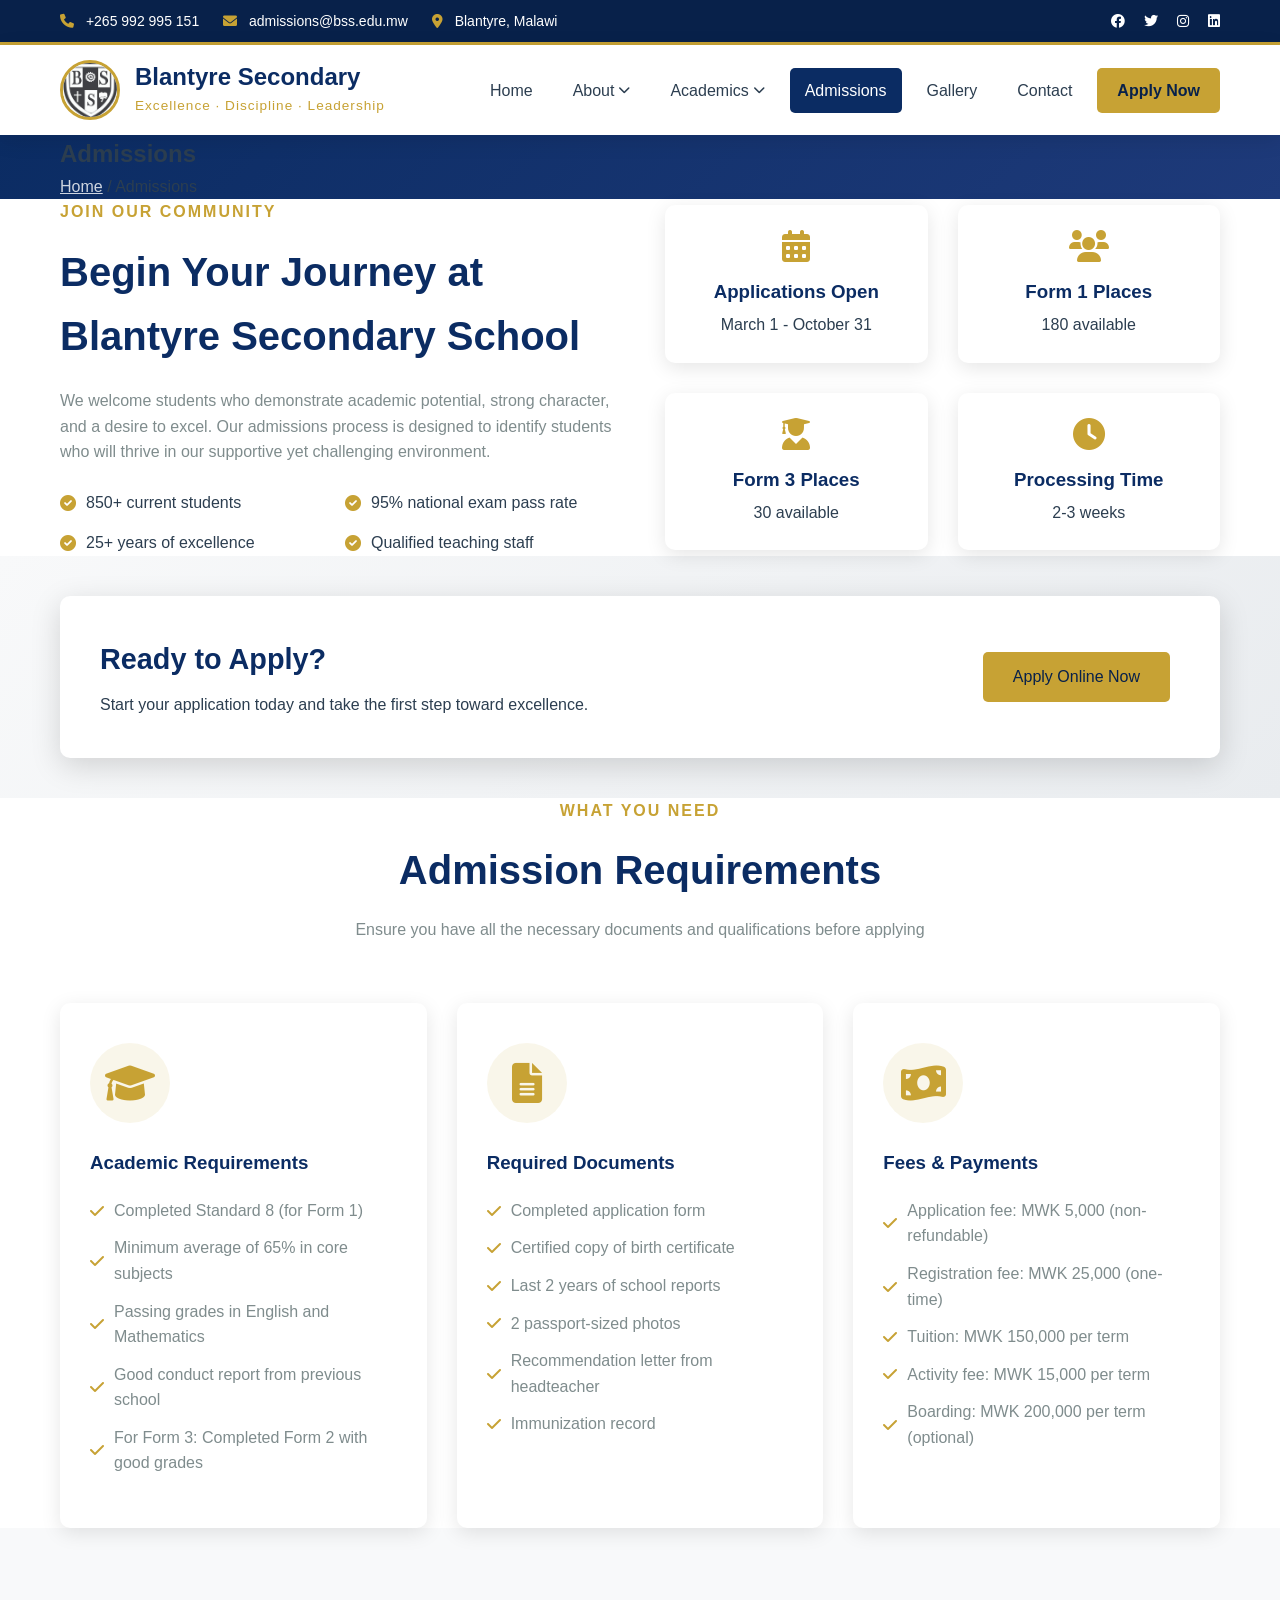
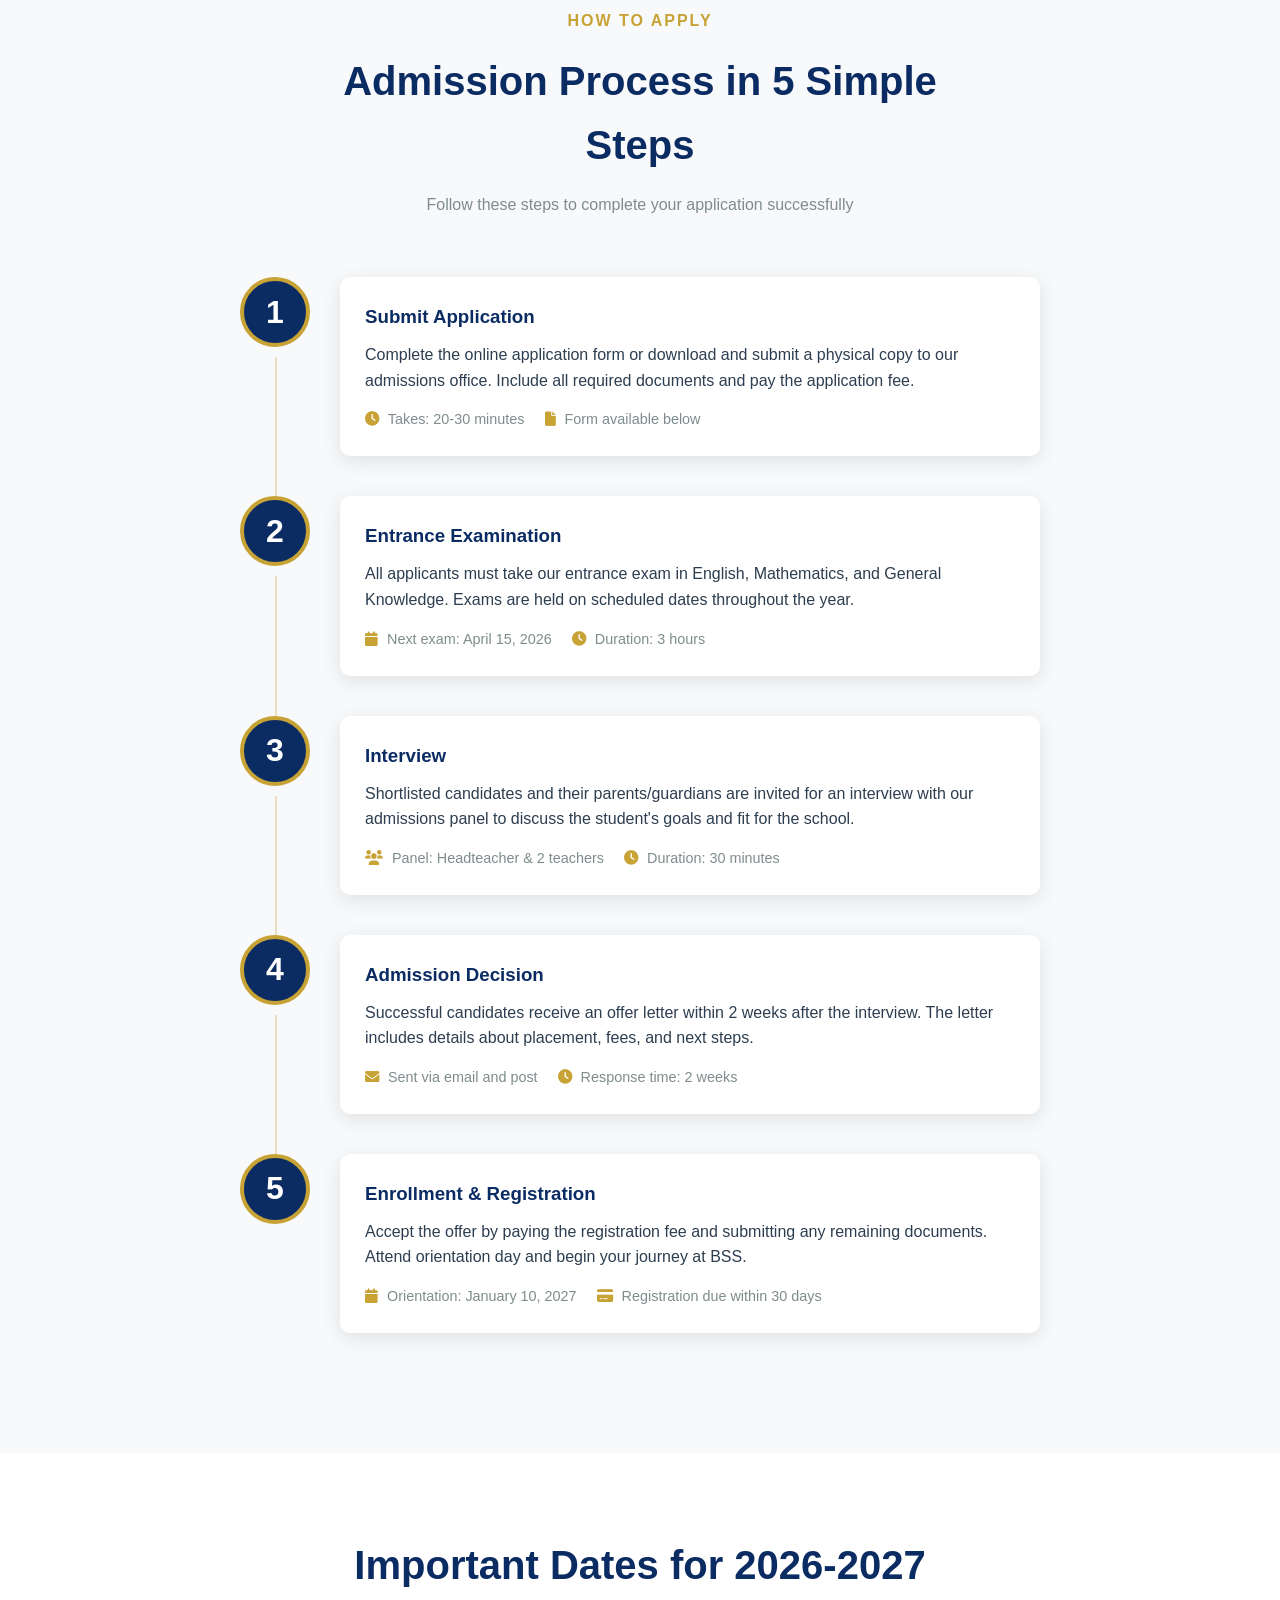
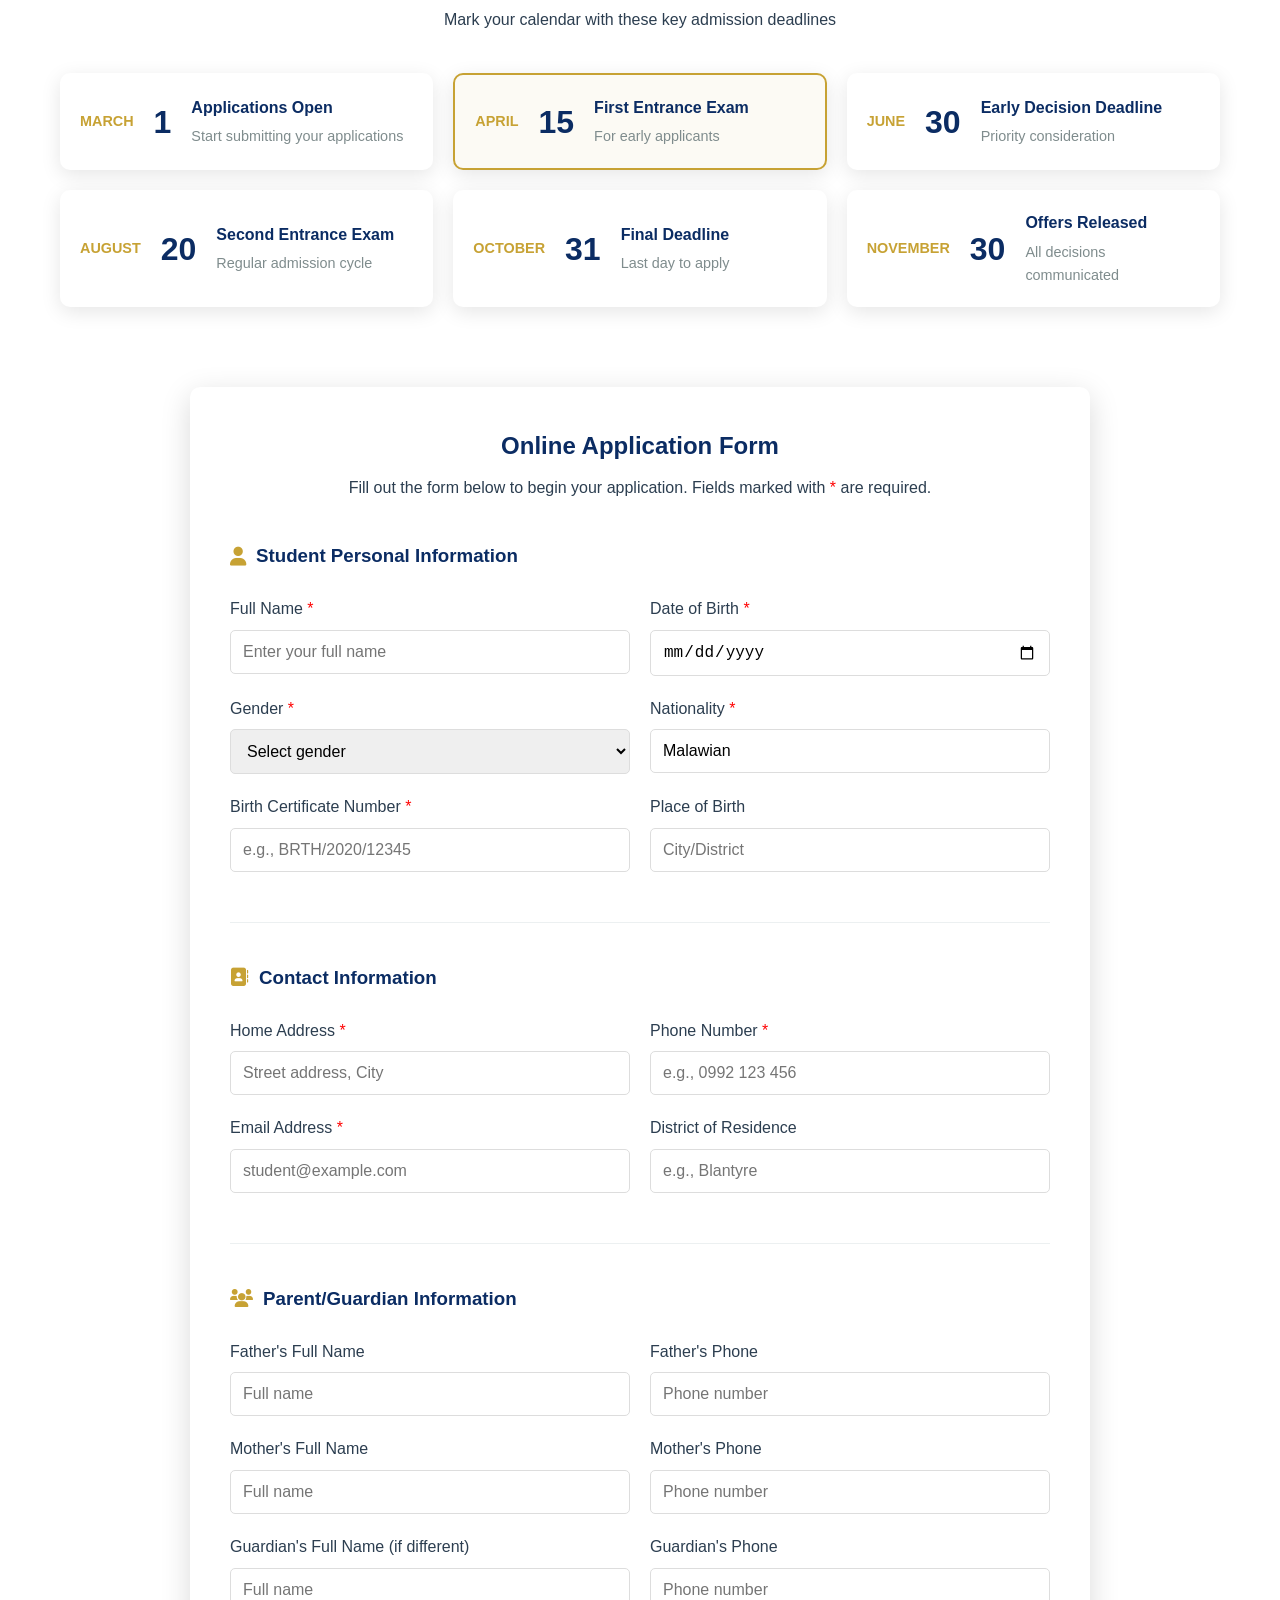
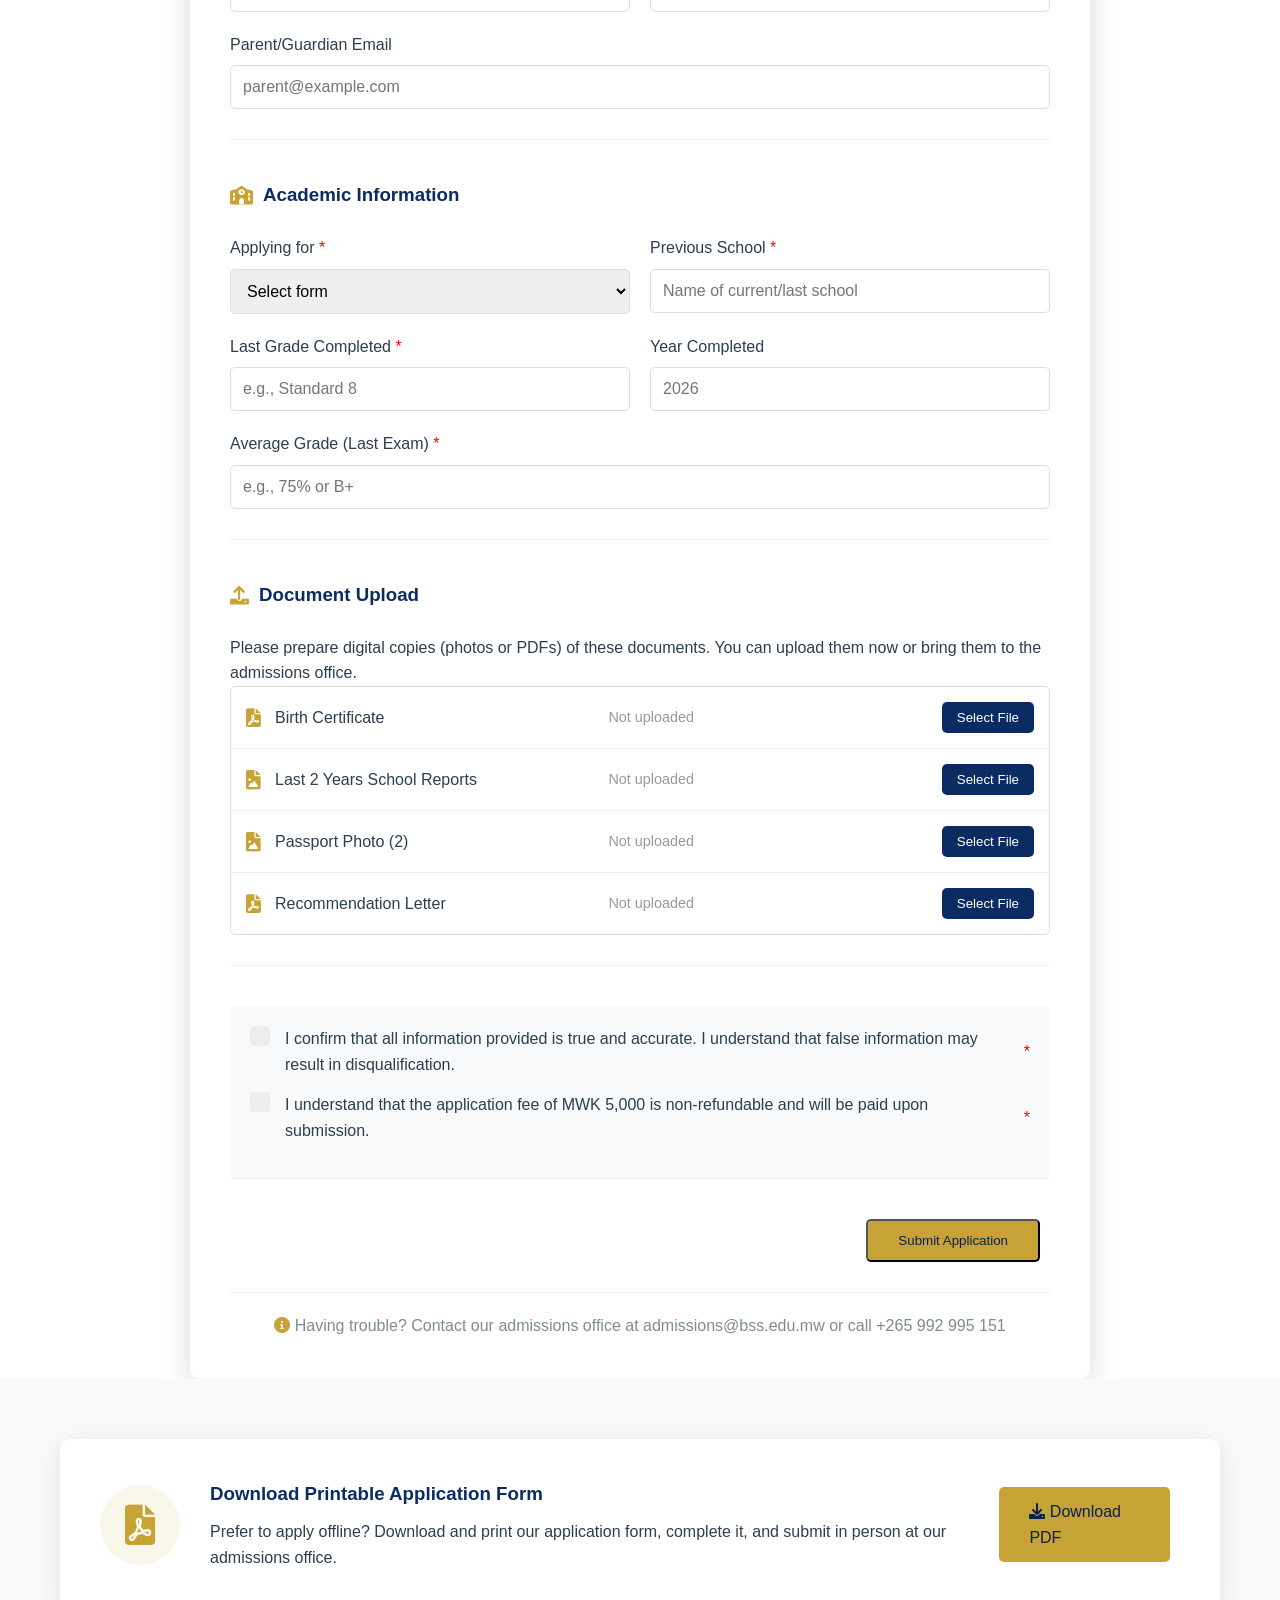
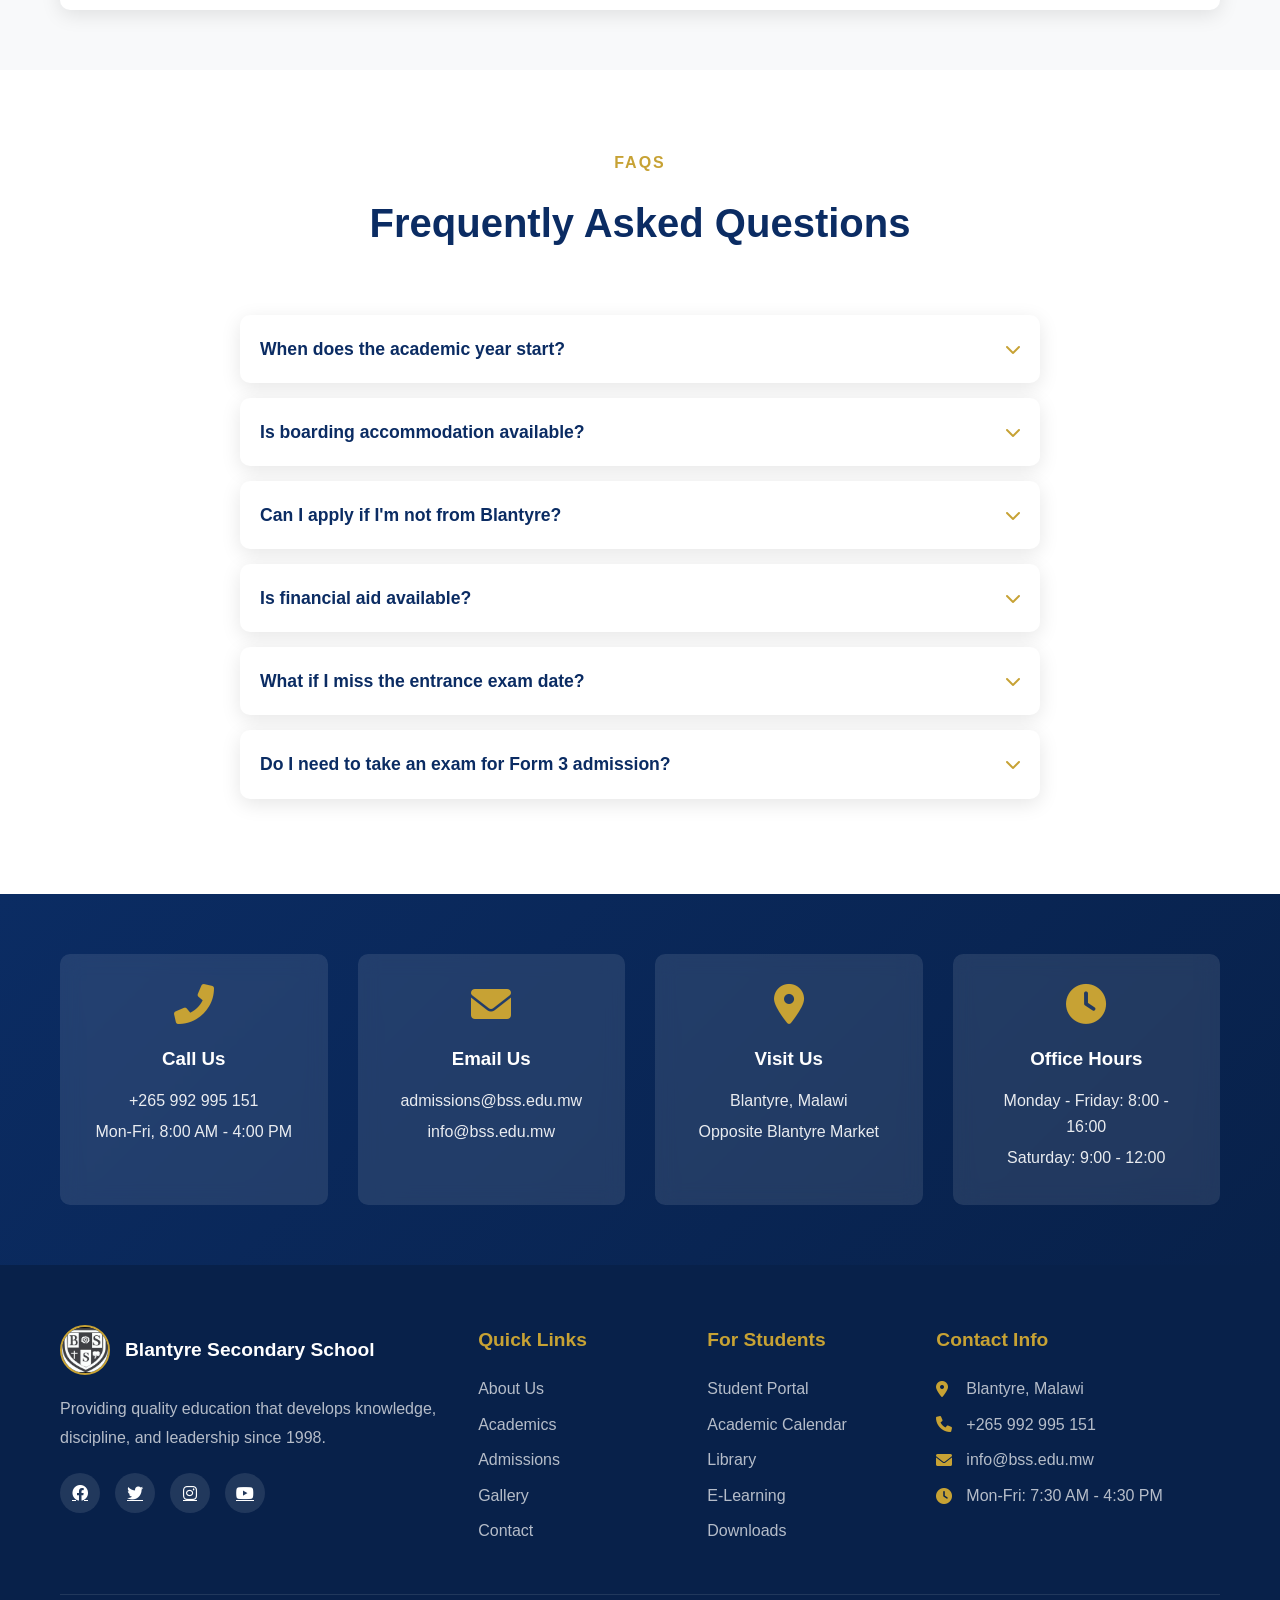
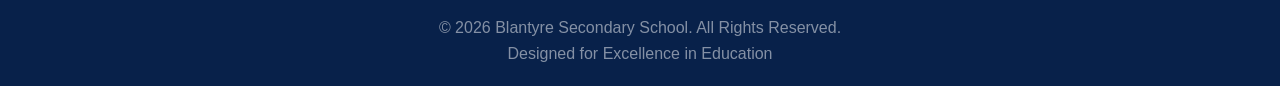
<file: admissions.html>
<!DOCTYPE html>
<html lang="en">
<head>
    <meta charset="UTF-8">
    <meta name="viewport" content="width=device-width, initial-scale=1.0">
    <title>Admissions - Blantyre Secondary School</title>
    <link rel="stylesheet" href="style.css">
    <link rel="stylesheet" href="https://cdnjs.cloudflare.com/ajax/libs/font-awesome/6.0.0/css/all.min.css">
</head>
<body>
    <!-- Top Bar with Contact Info -->
    <div class="top-bar">
        <div class="container">
            <div class="contact-info">
                <span><i class="fas fa-phone"></i> +265 992 995 151</span>
                <span><i class="fas fa-envelope"></i> admissions@bss.edu.mw</span>
                <span><i class="fas fa-map-marker-alt"></i> Blantyre, Malawi</span>
            </div>
            <div class="social-links">
                <a href="#"><i class="fab fa-facebook"></i></a>
                <a href="#"><i class="fab fa-twitter"></i></a>
                <a href="#"><i class="fab fa-instagram"></i></a>
                <a href="#"><i class="fab fa-linkedin"></i></a>
            </div>
        </div>
    </div>

    <!-- Main Header with Navigation -->
    <header>
        <div class="container">
            <div class="logo">
                <img src="bss.jpeg" alt="Blantyre Secondary School Logo">
                <div class="logo-text">
                    <h1>Blantyre Secondary</h1>
                    <span>Excellence · Discipline · Leadership</span>
                </div>
            </div>
            <nav>
                <div class="menu-toggle" id="menuToggle">
                    <i class="fas fa-bars"></i>
                </div>
                <ul class="nav-menu" id="navMenu">
                    <li><a href="index.html">Home</a></li>
                    <li class="dropdown">
                        <a href="#">About <i class="fas fa-chevron-down"></i></a>
                        <ul class="dropdown-menu">
                            <li><a href="about.html">Our Story</a></li>
                            <li><a href="about.html#vision">Vision & Mission</a></li>
                            <li><a href="about.html#values">Core Values</a></li>
                            <li><a href="about.html#leadership">Leadership</a></li>
                        </ul>
                    </li>
                    <li class="dropdown">
                        <a href="#">Academics <i class="fas fa-chevron-down"></i></a>
                        <ul class="dropdown-menu">
                            <li><a href="academics.html">Departments</a></li>
                            <li><a href="academics.html#programs">Programs</a></li>
                            <li><a href="academics.html#curriculum">Curriculum</a></li>
                        </ul>
                    </li>
                    <li><a href="admissions.html" class="active">Admissions</a></li>
                    <li><a href="gallery.html">Gallery</a></li>
                    <li><a href="contact.html">Contact</a></li>
                    <li class="apply-btn"><a href="#apply-now">Apply Now</a></li>
                </ul>
            </nav>
        </div>
    </header>

    <!-- Page Header -->
    <section class="page-header" style="background: linear-gradient(135deg, #0b2c63 0%, #1e3a7a 100%);">
        <div class="container">
            <h1>Admissions</h1>
            <p><a href="index.html" style="color: white; opacity: 0.8;">Home</a> / Admissions</p>
        </div>
    </section>

    <!-- Welcome Message -->
    <section class="admissions-welcome">
        <div class="container">
            <div class="welcome-grid">
                <div class="welcome-content">
                    <span class="section-tag">Join Our Community</span>
                    <h2>Begin Your Journey at Blantyre Secondary School</h2>
                    <p>We welcome students who demonstrate academic potential, strong character, and a desire to excel. Our admissions process is designed to identify students who will thrive in our supportive yet challenging environment.</p>
                    <div class="welcome-highlights">
                        <div class="highlight">
                            <i class="fas fa-check-circle"></i>
                            <span>850+ current students</span>
                        </div>
                        <div class="highlight">
                            <i class="fas fa-check-circle"></i>
                            <span>95% national exam pass rate</span>
                        </div>
                        <div class="highlight">
                            <i class="fas fa-check-circle"></i>
                            <span>25+ years of excellence</span>
                        </div>
                        <div class="highlight">
                            <i class="fas fa-check-circle"></i>
                            <span>Qualified teaching staff</span>
                        </div>
                    </div>
                </div>
                <div class="welcome-stats">
                    <div class="stat-card">
                        <i class="fas fa-calendar-alt"></i>
                        <h3>Applications Open</h3>
                        <p>March 1 - October 31</p>
                    </div>
                    <div class="stat-card">
                        <i class="fas fa-users"></i>
                        <h3>Form 1 Places</h3>
                        <p>180 available</p>
                    </div>
                    <div class="stat-card">
                        <i class="fas fa-user-graduate"></i>
                        <h3>Form 3 Places</h3>
                        <p>30 available</p>
                    </div>
                    <div class="stat-card">
                        <i class="fas fa-clock"></i>
                        <h3>Processing Time</h3>
                        <p>2-3 weeks</p>
                    </div>
                </div>
            </div>
        </div>
    </section>

    <!-- Quick Apply Banner -->
    <section class="quick-apply" id="apply-now">
        <div class="container">
            <div class="quick-apply-box">
                <div class="quick-apply-content">
                    <h3>Ready to Apply?</h3>
                    <p>Start your application today and take the first step toward excellence.</p>
                </div>
                <a href="#application-form" class="btn btn-primary">Apply Online Now</a>
            </div>
        </div>
    </section>

    <!-- Admission Requirements -->
    <section class="requirements">
        <div class="container">
            <div class="section-header">
                <span class="section-tag">What You Need</span>
                <h2>Admission Requirements</h2>
                <p>Ensure you have all the necessary documents and qualifications before applying</p>
            </div>
            <div class="requirements-grid">
                <div class="requirement-card">
                    <div class="req-icon">
                        <i class="fas fa-graduation-cap"></i>
                    </div>
                    <h3>Academic Requirements</h3>
                    <ul>
                        <li><i class="fas fa-check"></i> Completed Standard 8 (for Form 1)</li>
                        <li><i class="fas fa-check"></i> Minimum average of 65% in core subjects</li>
                        <li><i class="fas fa-check"></i> Passing grades in English and Mathematics</li>
                        <li><i class="fas fa-check"></i> Good conduct report from previous school</li>
                        <li><i class="fas fa-check"></i> For Form 3: Completed Form 2 with good grades</li>
                    </ul>
                </div>
                <div class="requirement-card">
                    <div class="req-icon">
                        <i class="fas fa-file-alt"></i>
                    </div>
                    <h3>Required Documents</h3>
                    <ul>
                        <li><i class="fas fa-check"></i> Completed application form</li>
                        <li><i class="fas fa-check"></i> Certified copy of birth certificate</li>
                        <li><i class="fas fa-check"></i> Last 2 years of school reports</li>
                        <li><i class="fas fa-check"></i> 2 passport-sized photos</li>
                        <li><i class="fas fa-check"></i> Recommendation letter from headteacher</li>
                        <li><i class="fas fa-check"></i> Immunization record</li>
                    </ul>
                </div>
                <div class="requirement-card">
                    <div class="req-icon">
                        <i class="fas fa-money-bill-wave"></i>
                    </div>
                    <h3>Fees & Payments</h3>
                    <ul>
                        <li><i class="fas fa-check"></i> Application fee: MWK 5,000 (non-refundable)</li>
                        <li><i class="fas fa-check"></i> Registration fee: MWK 25,000 (one-time)</li>
                        <li><i class="fas fa-check"></i> Tuition: MWK 150,000 per term</li>
                        <li><i class="fas fa-check"></i> Activity fee: MWK 15,000 per term</li>
                        <li><i class="fas fa-check"></i> Boarding: MWK 200,000 per term (optional)</li>
                    </ul>
                </div>
            </div>
        </div>
    </section>

    <!-- Step-by-Step Process -->
    <section class="admission-process">
        <div class="container">
            <div class="section-header">
                <span class="section-tag">How to Apply</span>
                <h2>Admission Process in 5 Simple Steps</h2>
                <p>Follow these steps to complete your application successfully</p>
            </div>
            <div class="process-timeline">
                <div class="process-step">
                    <div class="step-number">1</div>
                    <div class="step-content">
                        <h3>Submit Application</h3>
                        <p>Complete the online application form or download and submit a physical copy to our admissions office. Include all required documents and pay the application fee.</p>
                        <div class="step-details">
                            <span><i class="fas fa-clock"></i> Takes: 20-30 minutes</span>
                            <span><i class="fas fa-file"></i> Form available below</span>
                        </div>
                    </div>
                </div>
                <div class="process-step">
                    <div class="step-number">2</div>
                    <div class="step-content">
                        <h3>Entrance Examination</h3>
                        <p>All applicants must take our entrance exam in English, Mathematics, and General Knowledge. Exams are held on scheduled dates throughout the year.</p>
                        <div class="step-details">
                            <span><i class="fas fa-calendar"></i> Next exam: April 15, 2026</span>
                            <span><i class="fas fa-clock"></i> Duration: 3 hours</span>
                        </div>
                    </div>
                </div>
                <div class="process-step">
                    <div class="step-number">3</div>
                    <div class="step-content">
                        <h3>Interview</h3>
                        <p>Shortlisted candidates and their parents/guardians are invited for an interview with our admissions panel to discuss the student's goals and fit for the school.</p>
                        <div class="step-details">
                            <span><i class="fas fa-users"></i> Panel: Headteacher & 2 teachers</span>
                            <span><i class="fas fa-clock"></i> Duration: 30 minutes</span>
                        </div>
                    </div>
                </div>
                <div class="process-step">
                    <div class="step-number">4</div>
                    <div class="step-content">
                        <h3>Admission Decision</h3>
                        <p>Successful candidates receive an offer letter within 2 weeks after the interview. The letter includes details about placement, fees, and next steps.</p>
                        <div class="step-details">
                            <span><i class="fas fa-envelope"></i> Sent via email and post</span>
                            <span><i class="fas fa-clock"></i> Response time: 2 weeks</span>
                        </div>
                    </div>
                </div>
                <div class="process-step">
                    <div class="step-number">5</div>
                    <div class="step-content">
                        <h3>Enrollment & Registration</h3>
                        <p>Accept the offer by paying the registration fee and submitting any remaining documents. Attend orientation day and begin your journey at BSS.</p>
                        <div class="step-details">
                            <span><i class="fas fa-calendar"></i> Orientation: January 10, 2027</span>
                            <span><i class="fas fa-credit-card"></i> Registration due within 30 days</span>
                        </div>
                    </div>
                </div>
            </div>
        </div>
    </section>

    <!-- Important Dates -->
    <section class="important-dates">
        <div class="container">
            <div class="dates-header">
                <h2>Important Dates for 2026-2027</h2>
                <p>Mark your calendar with these key admission deadlines</p>
            </div>
            <div class="dates-grid">
                <div class="date-card">
                    <div class="date-month">March</div>
                    <div class="date-day">1</div>
                    <div class="date-info">
                        <h4>Applications Open</h4>
                        <p>Start submitting your applications</p>
                    </div>
                </div>
                <div class="date-card highlight">
                    <div class="date-month">April</div>
                    <div class="date-day">15</div>
                    <div class="date-info">
                        <h4>First Entrance Exam</h4>
                        <p>For early applicants</p>
                    </div>
                </div>
                <div class="date-card">
                    <div class="date-month">June</div>
                    <div class="date-day">30</div>
                    <div class="date-info">
                        <h4>Early Decision Deadline</h4>
                        <p>Priority consideration</p>
                    </div>
                </div>
                <div class="date-card">
                    <div class="date-month">August</div>
                    <div class="date-day">20</div>
                    <div class="date-info">
                        <h4>Second Entrance Exam</h4>
                        <p>Regular admission cycle</p>
                    </div>
                </div>
                <div class="date-card">
                    <div class="date-month">October</div>
                    <div class="date-day">31</div>
                    <div class="date-info">
                        <h4>Final Deadline</h4>
                        <p>Last day to apply</p>
                    </div>
                </div>
                <div class="date-card">
                    <div class="date-month">November</div>
                    <div class="date-day">30</div>
                    <div class="date-info">
                        <h4>Offers Released</h4>
                        <p>All decisions communicated</p>
                    </div>
                </div>
            </div>
        </div>
    </section>

    <!-- Application Form Section -->
    <section class="application-form" id="application-form">
        <div class="container">
            <div class="form-container">
                <div class="form-header">
                    <h2>Online Application Form</h2>
                    <p>Fill out the form below to begin your application. Fields marked with <span class="required-star">*</span> are required.</p>
                </div>
                <form id="admissionForm" onsubmit="return submitApplication(event)">
                    <!-- Personal Information -->
                    <div class="form-section">
                        <h3><i class="fas fa-user"></i> Student Personal Information</h3>
                        <div class="form-row">
                            <div class="form-group">
                                <label>Full Name <span class="required-star">*</span></label>
                                <input type="text" id="fullName" placeholder="Enter your full name" required>
                            </div>
                            <div class="form-group">
                                <label>Date of Birth <span class="required-star">*</span></label>
                                <input type="date" id="dob" required>
                            </div>
                        </div>
                        <div class="form-row">
                            <div class="form-group">
                                <label>Gender <span class="required-star">*</span></label>
                                <select id="gender" required>
                                    <option value="">Select gender</option>
                                    <option value="male">Male</option>
                                    <option value="female">Female</option>
                                </select>
                            </div>
                            <div class="form-group">
                                <label>Nationality <span class="required-star">*</span></label>
                                <input type="text" id="nationality" value="Malawian" required>
                            </div>
                        </div>
                        <div class="form-row">
                            <div class="form-group">
                                <label>Birth Certificate Number <span class="required-star">*</span></label>
                                <input type="text" id="birthCert" placeholder="e.g., BRTH/2020/12345" required>
                            </div>
                            <div class="form-group">
                                <label>Place of Birth</label>
                                <input type="text" id="birthPlace" placeholder="City/District">
                            </div>
                        </div>
                    </div>

                    <!-- Contact Information -->
                    <div class="form-section">
                        <h3><i class="fas fa-address-book"></i> Contact Information</h3>
                        <div class="form-row">
                            <div class="form-group">
                                <label>Home Address <span class="required-star">*</span></label>
                                <input type="text" id="address" placeholder="Street address, City" required>
                            </div>
                            <div class="form-group">
                                <label>Phone Number <span class="required-star">*</span></label>
                                <input type="tel" id="phone" placeholder="e.g., 0992 123 456" required>
                            </div>
                        </div>
                        <div class="form-row">
                            <div class="form-group">
                                <label>Email Address <span class="required-star">*</span></label>
                                <input type="email" id="email" placeholder="student@example.com" required>
                            </div>
                            <div class="form-group">
                                <label>District of Residence</label>
                                <input type="text" id="district" placeholder="e.g., Blantyre">
                            </div>
                        </div>
                    </div>

                    <!-- Parent/Guardian Information -->
                    <div class="form-section">
                        <h3><i class="fas fa-users"></i> Parent/Guardian Information</h3>
                        <div class="form-row">
                            <div class="form-group">
                                <label>Father's Full Name</label>
                                <input type="text" id="fatherName" placeholder="Full name">
                            </div>
                            <div class="form-group">
                                <label>Father's Phone</label>
                                <input type="tel" id="fatherPhone" placeholder="Phone number">
                            </div>
                        </div>
                        <div class="form-row">
                            <div class="form-group">
                                <label>Mother's Full Name</label>
                                <input type="text" id="motherName" placeholder="Full name">
                            </div>
                            <div class="form-group">
                                <label>Mother's Phone</label>
                                <input type="tel" id="motherPhone" placeholder="Phone number">
                            </div>
                        </div>
                        <div class="form-row">
                            <div class="form-group">
                                <label>Guardian's Full Name (if different)</label>
                                <input type="text" id="guardianName" placeholder="Full name">
                            </div>
                            <div class="form-group">
                                <label>Guardian's Phone</label>
                                <input type="tel" id="guardianPhone" placeholder="Phone number">
                            </div>
                        </div>
                        <div class="form-group">
                            <label>Parent/Guardian Email</label>
                            <input type="email" id="parentEmail" placeholder="parent@example.com">
                        </div>
                    </div>

                    <!-- Academic Information -->
                    <div class="form-section">
                        <h3><i class="fas fa-school"></i> Academic Information</h3>
                        <div class="form-row">
                            <div class="form-group">
                                <label>Applying for <span class="required-star">*</span></label>
                                <select id="applyingFor" required>
                                    <option value="">Select form</option>
                                    <option value="form1">Form 1 (2027)</option>
                                    <option value="form3">Form 3 (2027)</option>
                                </select>
                            </div>
                            <div class="form-group">
                                <label>Previous School <span class="required-star">*</span></label>
                                <input type="text" id="prevSchool" placeholder="Name of current/last school" required>
                            </div>
                        </div>
                        <div class="form-row">
                            <div class="form-group">
                                <label>Last Grade Completed <span class="required-star">*</span></label>
                                <input type="text" id="lastGrade" placeholder="e.g., Standard 8" required>
                            </div>
                            <div class="form-group">
                                <label>Year Completed</label>
                                <input type="number" id="completionYear" placeholder="2026" min="2020" max="2026">
                            </div>
                        </div>
                        <div class="form-group">
                            <label>Average Grade (Last Exam) <span class="required-star">*</span></label>
                            <input type="text" id="averageGrade" placeholder="e.g., 75% or B+" required>
                        </div>
                    </div>

                    <!-- Documents Upload (Note: for phone storage) -->
                    <div class="form-section">
                        <h3><i class="fas fa-upload"></i> Document Upload</h3>
                        <p class="upload-note">Please prepare digital copies (photos or PDFs) of these documents. You can upload them now or bring them to the admissions office.</p>
                        <div class="document-list">
                            <div class="document-item">
                                <i class="fas fa-file-pdf"></i>
                                <span>Birth Certificate</span>
                                <span class="doc-status" id="birthCertStatus">Not uploaded</span>
                                <button type="button" class="upload-btn" onclick="simulateUpload('birthCert')">Select File</button>
                            </div>
                            <div class="document-item">
                                <i class="fas fa-file-image"></i>
                                <span>Last 2 Years School Reports</span>
                                <span class="doc-status" id="reportsStatus">Not uploaded</span>
                                <button type="button" class="upload-btn" onclick="simulateUpload('reports')">Select File</button>
                            </div>
                            <div class="document-item">
                                <i class="fas fa-file-image"></i>
                                <span>Passport Photo (2)</span>
                                <span class="doc-status" id="photoStatus">Not uploaded</span>
                                <button type="button" class="upload-btn" onclick="simulateUpload('photo')">Select File</button>
                            </div>
                            <div class="document-item">
                                <i class="fas fa-file-pdf"></i>
                                <span>Recommendation Letter</span>
                                <span class="doc-status" id="letterStatus">Not uploaded</span>
                                <button type="button" class="upload-btn" onclick="simulateUpload('letter')">Select File</button>
                            </div>
                        </div>
                    </div>

                    <!-- Terms and Conditions -->
                    <div class="form-section terms">
                        <label class="checkbox-container">
                            <input type="checkbox" id="termsAgree" required>
                            <span class="checkmark"></span>
                            I confirm that all information provided is true and accurate. I understand that false information may result in disqualification. <span class="required-star">*</span>
                        </label>
                        <label class="checkbox-container">
                            <input type="checkbox" id="feeAgree" required>
                            <span class="checkmark"></span>
                            I understand that the application fee of MWK 5,000 is non-refundable and will be paid upon submission. <span class="required-star">*</span>
                        </label>
                    </div>

                    <!-- Form Actions -->
                    <div class="form-actions">
                        <button type="button" class="btn btn-secondary" onclick="resetForm()">Clear Form</button>
                        <button type="submit" class="btn btn-primary">Submit Application</button>
                    </div>
                </form>
                <div class="form-footer">
                    <p><i class="fas fa-info-circle"></i> Having trouble? Contact our admissions office at admissions@bss.edu.mw or call +265 992 995 151</p>
                </div>
            </div>
        </div>
    </section>

    <!-- Download Application Form -->
    <section class="download-form">
        <div class="container">
            <div class="download-box">
                <div class="download-icon">
                    <i class="fas fa-file-pdf"></i>
                </div>
                <div class="download-content">
                    <h3>Download Printable Application Form</h3>
                    <p>Prefer to apply offline? Download and print our application form, complete it, and submit in person at our admissions office.</p>
                </div>
                <a href="#" class="btn btn-primary" onclick="alert('PDF download would start here. In real implementation, link to actual PDF file.')">
                    <i class="fas fa-download"></i> Download PDF
                </a>
            </div>
        </div>
    </section>

    <!-- Frequently Asked Questions -->
    <section class="faq-section">
        <div class="container">
            <div class="section-header">
                <span class="section-tag">FAQs</span>
                <h2>Frequently Asked Questions</h2>
            </div>
            <div class="faq-grid">
                <div class="faq-item">
                    <div class="faq-question" onclick="toggleFAQ(this)">
                        <h3>When does the academic year start?</h3>
                        <i class="fas fa-chevron-down"></i>
                    </div>
                    <div class="faq-answer">
                        <p>The academic year begins in January (Term 1), followed by Term 2 in May, and Term 3 in September. New Form 1 students start with an orientation week in early January.</p>
                    </div>
                </div>
                <div class="faq-item">
                    <div class="faq-question" onclick="toggleFAQ(this)">
                        <h3>Is boarding accommodation available?</h3>
                        <i class="fas fa-chevron-down"></i>
                    </div>
                    <div class="faq-answer">
                        <p>Yes, we offer boarding facilities for students who live far from the school. Separate hostels for boys and girls with house parents, study areas, and meals provided.</p>
                    </div>
                </div>
                <div class="faq-item">
                    <div class="faq-question" onclick="toggleFAQ(this)">
                        <h3>Can I apply if I'm not from Blantyre?</h3>
                        <i class="fas fa-chevron-down"></i>
                    </div>
                    <div class="faq-answer">
                        <p>Absolutely! We welcome students from all districts of Malawi and even international students. Boarding is available for those who need accommodation.</p>
                    </div>
                </div>
                <div class="faq-item">
                    <div class="faq-question" onclick="toggleFAQ(this)">
                        <h3>Is financial aid available?</h3>
                        <i class="fas fa-chevron-down"></i>
                    </div>
                    <div class="faq-answer">
                        <p>Yes, we offer a limited number of scholarships and bursaries based on academic merit and financial need. Apply early and indicate your interest in financial aid.</p>
                    </div>
                </div>
                <div class="faq-item">
                    <div class="faq-question" onclick="toggleFAQ(this)">
                        <h3>What if I miss the entrance exam date?</h3>
                        <i class="fas fa-chevron-down"></i>
                    </div>
                    <div class="faq-answer">
                        <p>Contact our admissions office immediately. We may be able to schedule a make-up exam or invite you to the next available exam date, depending on space availability.</p>
                    </div>
                </div>
                <div class="faq-item">
                    <div class="faq-question" onclick="toggleFAQ(this)">
                        <h3>Do I need to take an exam for Form 3 admission?</h3>
                        <i class="fas fa-chevron-down"></i>
                    </div>
                    <div class="faq-answer">
                        <p>Yes, all applicants must take entrance exams, including those applying for Form 3. The exam covers the core subjects appropriate for the level.</p>
                    </div>
                </div>
            </div>
        </div>
    </section>

    <!-- Contact Admissions Office -->
    <section class="contact-admissions">
        <div class="container">
            <div class="contact-grid">
                <div class="contact-info-card">
                    <i class="fas fa-phone-alt"></i>
                    <h3>Call Us</h3>
                    <p>+265 992 995 151</p>
                    <p>Mon-Fri, 8:00 AM - 4:00 PM</p>
                </div>
                <div class="contact-info-card">
                    <i class="fas fa-envelope"></i>
                    <h3>Email Us</h3>
                    <p>admissions@bss.edu.mw</p>
                    <p>info@bss.edu.mw</p>
                </div>
                <div class="contact-info-card">
                    <i class="fas fa-map-marker-alt"></i>
                    <h3>Visit Us</h3>
                    <p>Blantyre, Malawi</p>
                    <p>Opposite Blantyre Market</p>
                </div>
                <div class="contact-info-card">
                    <i class="fas fa-clock"></i>
                    <h3>Office Hours</h3>
                    <p>Monday - Friday: 8:00 - 16:00</p>
                    <p>Saturday: 9:00 - 12:00</p>
                </div>
            </div>
        </div>
    </section>

    <!-- Footer -->
    <footer>
        <div class="container">
            <div class="footer-grid">
                <div class="footer-about">
                    <div class="footer-logo">
                        <img src="bss.jpeg" alt="School Logo">
                        <h3>Blantyre Secondary School</h3>
                    </div>
                    <p>Providing quality education that develops knowledge, discipline, and leadership since 1998.</p>
                    <div class="footer-social">
                        <a href="#"><i class="fab fa-facebook"></i></a>
                        <a href="#"><i class="fab fa-twitter"></i></a>
                        <a href="#"><i class="fab fa-instagram"></i></a>
                        <a href="#"><i class="fab fa-youtube"></i></a>
                    </div>
                </div>
                <div class="footer-links">
                    <h4>Quick Links</h4>
                    <ul>
                        <li><a href="about.html">About Us</a></li>
                        <li><a href="academics.html">Academics</a></li>
                        <li><a href="admissions.html">Admissions</a></li>
                        <li><a href="gallery.html">Gallery</a></li>
                        <li><a href="contact.html">Contact</a></li>
                    </ul>
                </div>
                <div class="footer-links">
                    <h4>For Students</h4>
                    <ul>
                        <li><a href="#">Student Portal</a></li>
                        <li><a href="#">Academic Calendar</a></li>
                        <li><a href="#">Library</a></li>
                        <li><a href="#">E-Learning</a></li>
                        <li><a href="#">Downloads</a></li>
                    </ul>
                </div>
                <div class="footer-contact">
                    <h4>Contact Info</h4>
                    <p><i class="fas fa-map-marker-alt"></i> Blantyre, Malawi</p>
                    <p><i class="fas fa-phone"></i> +265 992 995 151</p>
                    <p><i class="fas fa-envelope"></i> info@bss.edu.mw</p>
                    <p><i class="fas fa-clock"></i> Mon-Fri: 7:30 AM - 4:30 PM</p>
                </div>
            </div>
            <div class="footer-bottom">
                <p>&copy; 2026 Blantyre Secondary School. All Rights Reserved.</p>
                <p>Designed for Excellence in Education</p>
            </div>
        </div>
    </footer>

    <!-- Add JavaScript functions for admissions page -->
    <script>
        // Toggle FAQ answers
        function toggleFAQ(element) {
            const answer = element.nextElementSibling;
            const icon = element.querySelector('i');
            
            if (answer.style.maxHeight) {
                answer.style.maxHeight = null;
                icon.style.transform = 'rotate(0deg)';
            } else {
                answer.style.maxHeight = answer.scrollHeight + 'px';
                icon.style.transform = 'rotate(180deg)';
            }
        }

        // Simulate file upload (for demo purposes)
        function simulateUpload(docType) {
            const statusElement = document.getElementById(docType + 'Status');
            statusElement.innerHTML = 'File selected ✓';
            statusElement.style.color = '#4CAF50';
        }

        // Form submission
        function submitApplication(event) {
            event.preventDefault();
            
            // Basic validation
            const requiredFields = ['fullName', 'dob', 'gender', 'nationality', 'birthCert', 'address', 'phone', 'email', 'applyingFor', 'prevSchool', 'lastGrade', 'averageGrade'];
            let isValid = true;
            
            requiredFields.forEach(field => {
                const input = document.getElementById(field);
                if (!input.value) {
                    input.style.borderColor = 'red';
                    isValid = false;
                } else {
                    input.style.borderColor = '#ddd';
                }
            });
            
            // Check terms agreement
            const termsAgree = document.getElementById('termsAgree');
            const feeAgree = document.getElementById('feeAgree');
            
            if (!termsAgree.checked || !feeAgree.checked) {
                alert('Please agree to the terms and conditions');
                isValid = false;
            }
            
            if (isValid) {
                // Collect form data
                const formData = {
                    fullName: document.getElementById('fullName').value,
                    email: document.getElementById('email').value,
                    phone: document.getElementById('phone').value,
                    applyingFor: document.getElementById('applyingFor').value
                };
                
                // Show success message
                alert('Thank you for your application! We will contact you within 3 business days with next steps. Application reference: BSS' + Math.floor(Math.random() * 10000));
                
                // In a real implementation, you would send this data to a server
                console.log('Application submitted:', formData);
                
                // Optionally redirect or clear form
                // resetForm();
            } else {
                alert('Please fill in all required fields marked with *');
            }
            
            return false;
        }

        // Reset form
        function resetForm() {
            if (confirm('Are you sure you want to clear all form data?')) {
                document.getElementById('admissionForm').reset();
                
                // Reset document statuses
                const statuses = ['birthCertStatus', 'reportsStatus', 'photoStatus', 'letterStatus'];
                statuses.forEach(id => {
                    const el = document.getElementById(id);
                    if (el) {
                        el.innerHTML = 'Not uploaded';
                        el.style.color = '#999';
                    }
                });
            }
        }

        // Add smooth scroll for anchor links
        document.querySelectorAll('a[href^="#"]').forEach(anchor => {
            anchor.addEventListener('click', function (e) {
                const href = this.getAttribute('href');
                if (href !== '#') {
                    e.preventDefault();
                    const target = document.querySelector(href);
                    if (target) {
                        target.scrollIntoView({
                            behavior: 'smooth'
                        });
                    }
                }
            });
        });
    </script>

    <!-- Additional CSS for admissions page -->
    <style>
        /* Additional styles specific to admissions page */
        .welcome-highlights {
            display: grid;
            grid-template-columns: repeat(2, 1fr);
            gap: 15px;
            margin-top: 25px;
        }

        .highlight {
            display: flex;
            align-items: center;
            gap: 10px;
        }

        .highlight i {
            color: var(--secondary-color);
        }

        .stat-card {
            background: white;
            padding: 25px;
            border-radius: 10px;
            text-align: center;
            box-shadow: var(--shadow);
        }

        .stat-card i {
            font-size: 2rem;
            color: var(--secondary-color);
            margin-bottom: 15px;
        }

        .stat-card h3 {
            color: var(--primary-color);
            margin-bottom: 5px;
        }

        .quick-apply {
            background: linear-gradient(135deg, #f8f9fa 0%, #e9ecef 100%);
            padding: 40px 0;
        }

        .quick-apply-box {
            display: flex;
            justify-content: space-between;
            align-items: center;
            background: white;
            padding: 40px;
            border-radius: 10px;
            box-shadow: var(--shadow-hover);
        }

        .quick-apply-content h3 {
            font-size: 1.8rem;
            color: var(--primary-color);
            margin-bottom: 10px;
        }

        .requirements-grid {
            display: grid;
            grid-template-columns: repeat(auto-fit, minmax(300px, 1fr));
            gap: 30px;
            margin-top: 40px;
        }

        .requirement-card {
            background: white;
            padding: 40px 30px;
            border-radius: 10px;
            box-shadow: var(--shadow);
            transition: var(--transition);
        }

        .requirement-card:hover {
            transform: translateY(-10px);
            box-shadow: var(--shadow-hover);
        }

        .req-icon {
            width: 80px;
            height: 80px;
            background: rgba(199, 162, 52, 0.1);
            border-radius: 50%;
            display: flex;
            align-items: center;
            justify-content: center;
            margin-bottom: 25px;
        }

        .req-icon i {
            font-size: 2.5rem;
            color: var(--secondary-color);
        }

        .requirement-card h3 {
            color: var(--primary-color);
            margin-bottom: 20px;
        }

        .requirement-card ul {
            list-style: none;
        }

        .requirement-card ul li {
            margin-bottom: 12px;
            color: var(--text-light);
            display: flex;
            align-items: center;
            gap: 10px;
        }

        .requirement-card ul li i {
            color: var(--secondary-color);
        }

        .admission-process {
            background: var(--off-white);
            padding: 80px 0;
        }

        .process-timeline {
            max-width: 800px;
            margin: 40px auto 0;
        }

        .process-step {
            display: flex;
            gap: 30px;
            margin-bottom: 40px;
            position: relative;
        }

        .process-step:not(:last-child)::after {
            content: '';
            position: absolute;
            left: 35px;
            top: 80px;
            bottom: -40px;
            width: 2px;
            background: var(--secondary-color);
            opacity: 0.3;
        }

        .step-number {
            width: 70px;
            height: 70px;
            background: var(--primary-color);
            color: white;
            border-radius: 50%;
            display: flex;
            align-items: center;
            justify-content: center;
            font-size: 2rem;
            font-weight: bold;
            border: 4px solid var(--secondary-color);
            flex-shrink: 0;
        }

        .step-content {
            background: white;
            padding: 25px;
            border-radius: 10px;
            box-shadow: var(--shadow);
            flex-grow: 1;
        }

        .step-content h3 {
            color: var(--primary-color);
            margin-bottom: 10px;
        }

        .step-details {
            display: flex;
            gap: 20px;
            margin-top: 15px;
            color: var(--text-light);
            font-size: 0.9rem;
        }

        .step-details span i {
            color: var(--secondary-color);
            margin-right: 5px;
        }

        .important-dates {
            padding: 80px 0;
        }

        .dates-header {
            text-align: center;
            margin-bottom: 40px;
        }

        .dates-header h2 {
            color: var(--primary-color);
            font-size: 2.5rem;
            margin-bottom: 10px;
        }

        .dates-grid {
            display: grid;
            grid-template-columns: repeat(auto-fit, minmax(300px, 1fr));
            gap: 20px;
        }

        .date-card {
            display: flex;
            align-items: center;
            background: white;
            border-radius: 10px;
            padding: 20px;
            box-shadow: var(--shadow);
            gap: 20px;
            transition: var(--transition);
        }

        .date-card:hover {
            transform: translateX(10px);
            box-shadow: var(--shadow-hover);
        }

        .date-card.highlight {
            border: 2px solid var(--secondary-color);
            background: rgba(199, 162, 52, 0.05);
        }

        .date-month {
            font-size: 0.9rem;
            color: var(--secondary-color);
            font-weight: 600;
            text-transform: uppercase;
        }

        .date-day {
            font-size: 2rem;
            font-weight: bold;
            color: var(--primary-color);
            line-height: 1;
        }

        .date-info h4 {
            color: var(--primary-color);
            margin-bottom: 5px;
        }

        .date-info p {
            color: var(--text-light);
            font-size: 0.9rem;
        }

        /* Form Styles */
        .form-container {
            background: white;
            border-radius: 10px;
            box-shadow: var(--shadow-hover);
            padding: 40px;
            max-width: 900px;
            margin: 0 auto;
        }

        .form-header {
            text-align: center;
            margin-bottom: 40px;
        }

        .form-header h2 {
            color: var(--primary-color);
            margin-bottom: 10px;
        }

        .required-star {
            color: red;
        }

        .form-section {
            margin-bottom: 40px;
            padding-bottom: 30px;
            border-bottom: 1px solid var(--gray-light);
        }

        .form-section h3 {
            color: var(--primary-color);
            margin-bottom: 25px;
            display: flex;
            align-items: center;
            gap: 10px;
        }

        .form-section h3 i {
            color: var(--secondary-color);
        }

        .form-row {
            display: grid;
            grid-template-columns: 1fr 1fr;
            gap: 20px;
            margin-bottom: 20px;
        }

        .form-group {
            display: flex;
            flex-direction: column;
        }

        .form-group label {
            margin-bottom: 8px;
            font-weight: 500;
            color: var(--text-dark);
        }

        .form-group input,
        .form-group select,
        .form-group textarea {
            padding: 12px;
            border: 1px solid #ddd;
            border-radius: 5px;
            font-size: 1rem;
            transition: var(--transition);
        }

        .form-group input:focus,
        .form-group select:focus,
        .form-group textarea:focus {
            outline: none;
            border-color: var(--secondary-color);
            box-shadow: 0 0 0 3px rgba(199, 162, 52, 0.1);
        }

        .document-list {
            border: 1px solid #ddd;
            border-radius: 5px;
            overflow: hidden;
        }

        .document-item {
            display: flex;
            align-items: center;
            padding: 15px;
            border-bottom: 1px solid #eee;
            gap: 15px;
        }

        .document-item:last-child {
            border-bottom: none;
        }

        .document-item i {
            color: var(--secondary-color);
            font-size: 1.2rem;
        }

        .document-item span {
            flex: 1;
        }

        .doc-status {
            color: #999;
            font-size: 0.9rem;
        }

        .upload-btn {
            background: var(--primary-color);
            color: white;
            border: none;
            padding: 8px 15px;
            border-radius: 5px;
            cursor: pointer;
            transition: var(--transition);
        }

        .upload-btn:hover {
            background: var(--secondary-color);
        }

        .terms {
            padding: 20px;
            background: #f8f9fa;
            border-radius: 5px;
        }

        .checkbox-container {
            display: flex;
            align-items: center;
            gap: 10px;
            margin-bottom: 15px;
            cursor: pointer;
            position: relative;
            padding-left: 35px;
        }

        .checkbox-container input {
            position: absolute;
            opacity: 0;
            cursor: pointer;
            height: 0;
            width: 0;
        }

        .checkmark {
            position: absolute;
            top: 0;
            left: 0;
            height: 20px;
            width: 20px;
            background-color: #eee;
            border-radius: 3px;
        }

        .checkbox-container:hover input ~ .checkmark {
            background-color: #ccc;
        }

        .checkbox-container input:checked ~ .checkmark {
            background-color: var(--secondary-color);
        }

        .checkmark:after {
            content: "";
            position: absolute;
            display: none;
        }

        .checkbox-container input:checked ~ .checkmark:after {
            display: block;
        }

        .checkbox-container .checkmark:after {
            left: 7px;
            top: 3px;
            width: 5px;
            height: 10px;
            border: solid white;
            border-width: 0 2px 2px 0;
            transform: rotate(45deg);
        }

        .form-actions {
            display: flex;
            gap: 20px;
            justify-content: flex-end;
            margin-top: 30px;
        }

        .form-footer {
            margin-top: 30px;
            padding-top: 20px;
            border-top: 1px solid #eee;
            text-align: center;
            color: var(--text-light);
        }

        .form-footer i {
            color: var(--secondary-color);
        }

        .download-form {
            background: var(--off-white);
            padding: 60px 0;
        }

        .download-box {
            display: flex;
            align-items: center;
            gap: 30px;
            background: white;
            padding: 40px;
            border-radius: 10px;
            box-shadow: var(--shadow);
        }

        .download-icon {
            width: 80px;
            height: 80px;
            background: rgba(199, 162, 52, 0.1);
            border-radius: 50%;
            display: flex;
            align-items: center;
            justify-content: center;
            flex-shrink: 0;
        }

        .download-icon i {
            font-size: 2.5rem;
            color: var(--secondary-color);
        }

        .download-content {
            flex-grow: 1;
        }

        .download-content h3 {
            color: var(--primary-color);
            margin-bottom: 10px;
        }

        .faq-section {
            padding: 80px 0;
        }

        .faq-grid {
            max-width: 800px;
            margin: 40px auto 0;
        }

        .faq-item {
            background: white;
            border-radius: 10px;
            margin-bottom: 15px;
            box-shadow: var(--shadow);
            overflow: hidden;
        }

        .faq-question {
            padding: 20px;
            cursor: pointer;
            display: flex;
            justify-content: space-between;
            align-items: center;
        }

        .faq-question h3 {
            color: var(--primary-color);
            font-size: 1.1rem;
        }

        .faq-question i {
            transition: transform 0.3s ease;
            color: var(--secondary-color);
        }

        .faq-answer {
            max-height: 0;
            overflow: hidden;
            transition: max-height 0.3s ease;
            background: #f8f9fa;
            padding: 0 20px;
        }

        .faq-answer p {
            padding: 20px 0;
            color: var(--text-light);
        }

        .contact-admissions {
            background: linear-gradient(135deg, var(--primary-color) 0%, var(--primary-dark) 100%);
            padding: 60px 0;
            color: white;
        }

        .contact-grid {
            display: grid;
            grid-template-columns: repeat(auto-fit, minmax(250px, 1fr));
            gap: 30px;
        }

        .contact-info-card {
            text-align: center;
            padding: 30px;
            background: rgba(255,255,255,0.1);
            border-radius: 10px;
            backdrop-filter: blur(10px);
        }

        .contact-info-card i {
            font-size: 2.5rem;
            color: var(--secondary-color);
            margin-bottom: 20px;
        }

        .contact-info-card h3 {
            margin-bottom: 15px;
        }

        .contact-info-card p {
            opacity: 0.9;
            margin: 5px 0;
        }

        /* Mobile Responsive */
        @media (max-width: 768px) {
            .quick-apply-box {
                flex-direction: column;
                text-align: center;
                gap: 20px;
            }
            
            .process-step {
                flex-direction: column;
                gap: 15px;
            }
            
            .process-step:not(:last-child)::after {
                display: none;
            }
            
            .step-number {
                margin: 0 auto;
            }
            
            .form-row {
                grid-template-columns: 1fr;
            }
            
            .download-box {
                flex-direction: column;
                text-align: center;
            }
            
            .contact-grid {
                grid-template-columns: 1fr;
            }
            
            .dates-grid {
                grid-template-columns: 1fr;
            }
            
            .welcome-highlights {
                grid-template-columns: 1fr;
            }
        }
    </style>
    <script>
    // Mobile menu toggle
    const menuToggle = document.getElementById('menuToggle');
    const navMenu = document.getElementById('navMenu');
    
    if (menuToggle) {
        menuToggle.addEventListener('click', function() {
            navMenu.classList.toggle('active');
        });
    }

    // Close menu when clicking outside
    document.addEventListener('click', function(event) {
        if (navMenu && menuToggle) {
            if (!navMenu.contains(event.target) && !menuToggle.contains(event.target)) {
                navMenu.classList.remove('active');
            }
        }
    });

    // Mobile dropdown toggle
    document.querySelectorAll('.dropdown > a').forEach(link => {
        link.addEventListener('click', function(e) {
            if (window.innerWidth <= 768) {
                e.preventDefault();
                const parent = this.parentElement;
                parent.classList.toggle('active');
            }
        });
    });
</script>
</body>

</html>
</file>
<file: style.css>
/* ===== RESET & BASE STYLES ===== */
* {
    margin: 0;
    padding: 0;
    box-sizing: border-box;
}

:root {
    --primary-color: #0b2c63;
    --primary-dark: #08214a;
    --primary-light: #1e3a7a;
    --secondary-color: #c7a234;
    --secondary-light: #dbb957;
    --text-dark: #2c3e50;
    --text-light: #7f8c8d;
    --white: #ffffff;
    --off-white: #f8f9fa;
    --gray-light: #ecf0f1;
    --shadow: 0 5px 20px rgba(0,0,0,0.1);
    --shadow-hover: 0 8px 30px rgba(0,0,0,0.15);
    --transition: all 0.3s ease;
}

body {
    font-family: 'Segoe UI', Tahoma, Geneva, Verdana, sans-serif;
    color: var(--text-dark);
    line-height: 1.6;
    overflow-x: hidden;
}

.container {
    max-width: 1200px;
    margin: 0 auto;
    padding: 0 20px;
}

/* ===== TOP BAR ===== */
.top-bar {
    background: var(--primary-dark);
    color: var(--white);
    padding: 10px 0;
    font-size: 14px;
    border-bottom: 3px solid var(--secondary-color);
}

.top-bar .container {
    display: flex;
    justify-content: space-between;
    align-items: center;
    flex-wrap: wrap;
}

.contact-info span {
    margin-right: 20px;
}

.contact-info i {
    margin-right: 8px;
    color: var(--secondary-color);
}

.social-links a {
    color: var(--white);
    margin-left: 15px;
    transition: var(--transition);
}

.social-links a:hover {
    color: var(--secondary-color);
    transform: translateY(-2px);
}

/* ===== HEADER & NAVIGATION ===== */
header {
    background: var(--white);
    box-shadow: var(--shadow);
    position: sticky;
    top: 0;
    z-index: 1000;
}

header .container {
    display: flex;
    justify-content: space-between;
    align-items: center;
    padding: 15px 20px;
}

.logo {
    display: flex;
    align-items: center;
    gap: 15px;
}

.logo img {
    width: 60px;
    height: 60px;
    border-radius: 50%;
    object-fit: cover;
    border: 3px solid var(--secondary-color);
}

.logo-text h1 {
    font-size: 1.5rem;
    color: var(--primary-color);
    line-height: 1.2;
}

.logo-text span {
    font-size: 0.85rem;
    color: var(--secondary-color);
    letter-spacing: 1px;
}

/* Navigation */
nav {
    display: flex;
    align-items: center;
}

.nav-menu {
    display: flex;
    list-style: none;
    gap: 10px;
}

.nav-menu li {
    position: relative;
}

.nav-menu a {
    color: var(--text-dark);
    text-decoration: none;
    padding: 10px 15px;
    font-weight: 500;
    transition: var(--transition);
    display: flex;
    align-items: center;
    gap: 5px;
    border-radius: 5px;
}

.nav-menu a i {
    font-size: 12px;
}

.nav-menu a:hover, .nav-menu a.active {
    background: var(--primary-color);
    color: var(--white);
}

/* Dropdown Menu */
.dropdown-menu {
    position: absolute;
    top: 100%;
    left: 0;
    background: var(--white);
    min-width: 220px;
    box-shadow: var(--shadow);
    border-radius: 5px;
    opacity: 0;
    visibility: hidden;
    transform: translateY(10px);
    transition: var(--transition);
    list-style: none;
    z-index: 100;
}

.dropdown:hover .dropdown-menu {
    opacity: 1;
    visibility: visible;
    transform: translateY(0);
}

.dropdown-menu li {
    width: 100%;
}

.dropdown-menu a {
    padding: 12px 20px;
    border-bottom: 1px solid var(--gray-light);
}

.dropdown-menu a:hover {
    background: var(--primary-color);
    color: var(--white);
    padding-left: 25px;
}

/* Apply Button */
.apply-btn a {
    background: var(--secondary-color);
    color: var(--primary-dark) !important;
    font-weight: 600;
    padding: 10px 20px !important;
    border-radius: 5px;
}

.apply-btn a:hover {
    background: var(--secondary-light);
    transform: translateY(-2px);
}

/* Menu Toggle (Mobile) */
.menu-toggle {
    display: none;
    font-size: 24px;
    color: var(--primary-color);
    cursor: pointer;
}

/* ===== HERO SLIDER ===== */
.hero {
    position: relative;
    height: 600px;
    overflow: hidden;
}

.hero-slider {
    height: 100%;
    position: relative;
}

.slide {
    position: absolute;
    top: 0;
    left: 0;
    width: 100%;
    height: 100%;
    background-size: cover;
    background-position: center;
    opacity: 0;
    transition: opacity 0.5s ease;
    display: flex;
    align-items: center;
    justify-content: center;
}

.slide.active {
    opacity: 1;
}

.slide::before {
    content: '';
    position: absolute;
    top: 0;
    left: 0;
    right: 0;
    bottom: 0;
    background: rgba(0,0,0,0.5);
}

.hero-content {
    position: relative;
    text-align: center;
    color: var(--white);
    max-width: 800px;
    padding: 0 20px;
    z-index: 1;
}

.hero-content h1 {
    font-size: 3.5rem;
    margin-bottom: 20px;
    animation: fadeInUp 1s ease;
}

.hero-content p {
    font-size: 1.2rem;
    margin-bottom: 30px;
    animation: fadeInUp 1s ease 0.2s both;
}

.hero-buttons {
    animation: fadeInUp 1s ease 0.4s both;
}

.btn {
    display: inline-block;
    padding: 12px 30px;
    border-radius: 5px;
    text-decoration: none;
    font-weight: 500;
    transition: var(--transition);
    margin: 0 10px;
}

.btn-primary {
    background: var(--secondary-color);
    color: var(--primary-dark);
}

.btn-primary:hover {
    background: var(--secondary-light);
    transform: translateY(-2px);
    box-shadow: var(--shadow);
}

.btn-secondary {
    background: transparent;
    color: var(--white);
    border: 2px solid var(--white);
}

.btn-secondary:hover {
    background: var(--white);
    color: var(--primary-dark);
    transform: translateY(-2px);
}

.slider-nav {
    position: absolute;
    bottom: 30px;
    right: 30px;
    z-index: 10;
}

.slider-nav button {
    background: var(--white);
    color: var(--primary-color);
    border: none;
    width: 50px;
    height: 50px;
    border-radius: 50%;
    cursor: pointer;
    margin-left: 10px;
    transition: var(--transition);
    font-size: 18px;
}

.slider-nav button:hover {
    background: var(--secondary-color);
    transform: scale(1.1);
}

/* ===== WELCOME SECTION ===== */
.welcome {
    padding: 80px 0;
    background: var(--off-white);
}

.welcome-grid {
    display: grid;
    grid-template-columns: 1fr 1fr;
    gap: 50px;
    align-items: center;
}

.section-tag {
    display: inline-block;
    color: var(--secondary-color);
    font-weight: 600;
    text-transform: uppercase;
    letter-spacing: 2px;
    margin-bottom: 15px;
}

.welcome-content h2 {
    font-size: 2.5rem;
    color: var(--primary-color);
    margin-bottom: 20px;
}

.welcome-content p {
    margin-bottom: 20px;
    color: var(--text-light);
}

.headmaster-signature {
    display: flex;
    align-items: center;
    gap: 20px;
    margin-top: 30px;
    padding: 20px;
    background: var(--white);
    border-radius: 10px;
    box-shadow: var(--shadow);
}

.headmaster-signature img {
    width: 80px;
    height: 80px;
    border-radius: 50%;
    object-fit: cover;
}

.headmaster-signature h4 {
    color: var(--primary-color);
    font-size: 1.2rem;
}

.headmaster-signature p {
    color: var(--secondary-color);
    margin: 0;
}

.welcome-stats {
    display: grid;
    grid-template-columns: repeat(2, 1fr);
    gap: 30px;
}

.stat-box {
    background: var(--white);
    padding: 30px;
    text-align: center;
    border-radius: 10px;
    box-shadow: var(--shadow);
    transition: var(--transition);
}

.stat-box:hover {
    transform: translateY(-10px);
    box-shadow: var(--shadow-hover);
}

.stat-box i {
    font-size: 2.5rem;
    color: var(--secondary-color);
    margin-bottom: 15px;
}

.stat-box h3 {
    font-size: 2rem;
    color: var(--primary-color);
    margin-bottom: 5px;
}

.stat-box p {
    color: var(--text-light);
}

/* ===== FEATURES SECTION ===== */
.features {
    padding: 80px 0;
}

.section-header {
    text-align: center;
    max-width: 700px;
    margin: 0 auto 60px;
}

.section-header h2 {
    font-size: 2.5rem;
    color: var(--primary-color);
    margin-bottom: 15px;
}

.section-header p {
    color: var(--text-light);
}

.features-grid {
    display: grid;
    grid-template-columns: repeat(auto-fit, minmax(250px, 1fr));
    gap: 30px;
}

.feature-card {
    background: var(--white);
    padding: 40px 30px;
    border-radius: 10px;
    box-shadow: var(--shadow);
    text-align: center;
    transition: var(--transition);
    border-bottom: 3px solid transparent;
}

.feature-card:hover {
    transform: translateY(-10px);
    border-bottom-color: var(--secondary-color);
    box-shadow: var(--shadow-hover);
}

.feature-icon {
    width: 80px;
    height: 80px;
    background: rgba(199, 162, 52, 0.1);
    border-radius: 50%;
    display: flex;
    align-items: center;
    justify-content: center;
    margin: 0 auto 25px;
}

.feature-icon i {
    font-size: 2rem;
    color: var(--secondary-color);
}

.feature-card h3 {
    margin-bottom: 15px;
    color: var(--primary-color);
}

.feature-card p {
    color: var(--text-light);
    margin-bottom: 20px;
}

.read-more {
    color: var(--secondary-color);
    text-decoration: none;
    font-weight: 500;
    display: inline-flex;
    align-items: center;
    gap: 5px;
    transition: var(--transition);
}

.read-more:hover {
    gap: 10px;
    color: var(--primary-color);
}

/* ===== ACADEMICS PREVIEW ===== */
.academics-preview {
    padding: 80px 0;
    background: var(--off-white);
}

.preview-grid {
    display: grid;
    grid-template-columns: 1fr 1fr;
    gap: 50px;
    align-items: center;
}

.preview-content h2 {
    font-size: 2.5rem;
    color: var(--primary-color);
    margin-bottom: 20px;
}

.preview-content p {
    color: var(--text-light);
    margin-bottom: 30px;
}

.subject-list {
    display: grid;
    grid-template-columns: repeat(2, 1fr);
    gap: 15px;
    margin-bottom: 30px;
}

.subject-item {
    display: flex;
    align-items: center;
    gap: 10px;
    padding: 10px;
    background: var(--white);
    border-radius: 5px;
    box-shadow: 0 2px 10px rgba(0,0,0,0.05);
}

.subject-item i {
    color: var(--secondary-color);
}

.preview-image img {
    width: 100%;
    border-radius: 10px;
    box-shadow: var(--shadow-hover);
}

/* ===== NEWS & EVENTS ===== */
.news-events {
    padding: 80px 0;
}

.news-grid {
    display: grid;
    grid-template-columns: repeat(auto-fit, minmax(300px, 1fr));
    gap: 30px;
}

.news-card {
    background: var(--white);
    padding: 25px;
    border-radius: 10px;
    box-shadow: var(--shadow);
    display: flex;
    gap: 20px;
    transition: var(--transition);
}

.news-card:hover {
    transform: translateX(5px);
    box-shadow: var(--shadow-hover);
}

.news-date {
    text-align: center;
    min-width: 70px;
    background: var(--primary-color);
    color: var(--white);
    padding: 10px;
    border-radius: 5px;
    height: fit-content;
}

.news-date .day {
    font-size: 1.8rem;
    font-weight: 700;
    display: block;
    line-height: 1;
}

.news-date .month {
    font-size: 1rem;
    text-transform: uppercase;
}

.news-content h3 {
    margin-bottom: 10px;
    color: var(--primary-color);
}

.news-content p {
    color: var(--text-light);
    margin-bottom: 15px;
}

/* ===== CALL TO ACTION ===== */
.cta {
    background: linear-gradient(135deg, var(--primary-color) 0%, var(--primary-dark) 100%);
    padding: 100px 0;
    text-align: center;
    color: var(--white);
}

.cta h2 {
    font-size: 2.5rem;
    margin-bottom: 20px;
}

.cta p {
    font-size: 1.2rem;
    margin-bottom: 30px;
    max-width: 700px;
    margin-left: auto;
    margin-right: auto;
}

.cta .btn-primary {
    background: var(--white);
    color: var(--primary-color);
}

.cta .btn-primary:hover {
    background: var(--secondary-color);
    color: var(--white);
}

/* ===== FOOTER ===== */
footer {
    background: var(--primary-dark);
    color: var(--white);
    padding: 60px 0 20px;
}

.footer-grid {
    display: grid;
    grid-template-columns: 2fr 1fr 1fr 1.5fr;
    gap: 40px;
    margin-bottom: 40px;
}

.footer-logo {
    display: flex;
    align-items: center;
    gap: 15px;
    margin-bottom: 20px;
}

.footer-logo img {
    width: 50px;
    height: 50px;
    border-radius: 50%;
    border: 2px solid var(--secondary-color);
}

.footer-logo h3 {
    font-size: 1.2rem;
}

.footer-about p {
    color: rgba(255,255,255,0.7);
    margin-bottom: 20px;
    line-height: 1.8;
}

.footer-social {
    display: flex;
    gap: 15px;
}

.footer-social a {
    color: var(--white);
    background: rgba(255,255,255,0.1);
    width: 40px;
    height: 40px;
    border-radius: 50%;
    display: flex;
    align-items: center;
    justify-content: center;
    transition: var(--transition);
}

.footer-social a:hover {
    background: var(--secondary-color);
    transform: translateY(-3px);
}

.footer-links h4, .footer-contact h4 {
    color: var(--secondary-color);
    margin-bottom: 20px;
    font-size: 1.2rem;
}

.footer-links ul {
    list-style: none;
}

.footer-links ul li {
    margin-bottom: 10px;
}

.footer-links ul li a {
    color: rgba(255,255,255,0.7);
    text-decoration: none;
    transition: var(--transition);
}

.footer-links ul li a:hover {
    color: var(--secondary-color);
    padding-left: 5px;
}

.footer-contact p {
    color: rgba(255,255,255,0.7);
    margin-bottom: 10px;
    display: flex;
    align-items: center;
    gap: 10px;
}

.footer-contact i {
    color: var(--secondary-color);
    width: 20px;
}

.footer-bottom {
    text-align: center;
    padding-top: 20px;
    border-top: 1px solid rgba(255,255,255,0.1);
    color: rgba(255,255,255,0.5);
}

.footer-bottom i {
    color: var(--secondary-color);
}

/* ===== ANIMATIONS ===== */
@keyframes fadeInUp {
    from {
        opacity: 0;
        transform: translateY(30px);
    }
    to {
        opacity: 1;
        transform: translateY(0);
    }
}

/* ===== MOBILE RESPONSIVE ===== */
@media (max-width: 992px) {
    .footer-grid {
        grid-template-columns: repeat(2, 1fr);
    }
    
    .hero-content h1 {
        font-size: 2.5rem;
    }
    
    .welcome-grid,
    .preview-grid {
        grid-template-columns: 1fr;
    }
}

@media (max-width: 768px) {
    .top-bar .container {
        flex-direction: column;
        gap: 10px;
        text-align: center;
    }
    
    .contact-info span {
        display: block;
        margin: 5px 0;
    }
    
    .menu-toggle {
        display: block;
    }
    
    .nav-menu {
        position: fixed;
        top: 140px;
        left: -100%;
        width: 80%;
        height: calc(100vh - 140px);
        background: var(--white);
        flex-direction: column;
        padding: 30px;
        box-shadow: var(--shadow-hover);
        transition: left 0.3s ease;
        overflow-y: auto;
        z-index: 999;
    }
    
    .nav-menu.active {
        left: 0;
    }
    
    .nav-menu li {
        width: 100%;
    }
    
    .nav-menu a {
        padding: 15px;
        border-bottom: 1px solid var(--gray-light);
    }
    
    .dropdown-menu {
        position: static;
        opacity: 1;
        visibility: visible;
        transform: none;
        box-shadow: none;
        display: none;
    }
    
    .dropdown.active .dropdown-menu {
        display: block;
    }
    
    .hero {
        height: 500px;
    }
    
    .hero-content h1 {
        font-size: 2rem;
    }
    
    .hero-content p {
        font-size: 1rem;
    }
    
    .btn {
        display: block;
        margin: 10px 0;
    }
    
    .welcome-stats {
        grid-template-columns: 1fr;
    }
    
    .footer-grid {
        grid-template-columns: 1fr;
    }
    
    .news-card {
        flex-direction: column;
    }
    /* ===== MOBILE RESPONSIVE - TOP BAR HIDE ===== */
@media (max-width: 768px) {
    .top-bar {
        display: none !important;
    }
}

}
</file>
